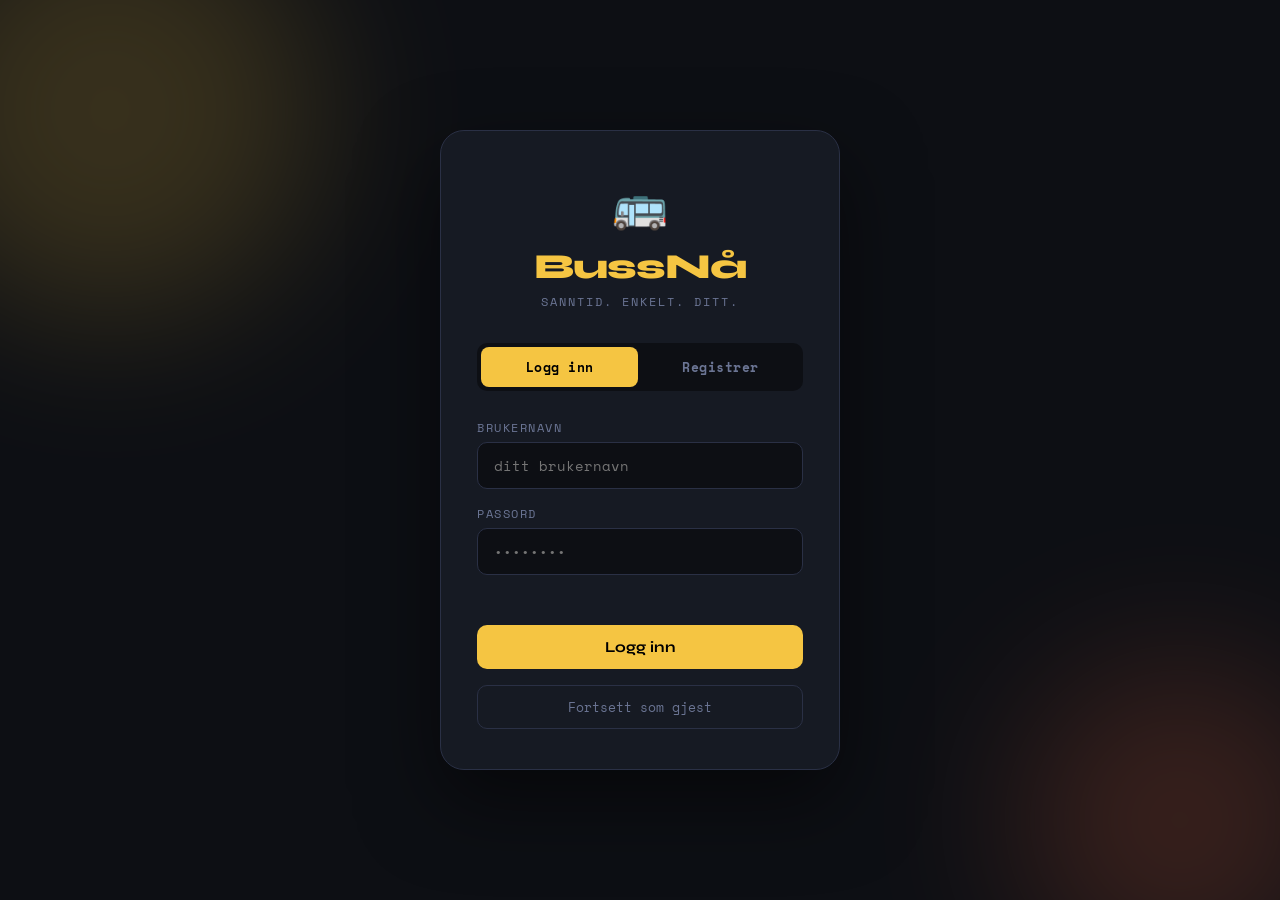
<file: index.html>
<!DOCTYPE html>
<html lang="en">
<head>
    <meta charset="UTF-8">
    <meta name="viewport" content="width=device-width, initial-scale=1.0">
    <title>Document</title>
    <link rel="stylesheet" href="m.css">
    <link href="https://fonts.googleapis.com/css2?family=Space+Mono:wght@400;700&family=Syne:wght@400;700;800&display=swap" rel="stylesheet">
</head>
<body>
    <div id="app">

        <!-- AUTH SCREEN -->
        <div id="authScreen" class="screen active">
            <div class="auth-bg">
                <div class="auth-blob b1"></div>
                <div class="auth-blob b2"></div>
            </div>
            <div class="auth-card">
                <div class="logo">
                    <span class="logo-icon">🚌</span>
                    <h1>BussNå</h1>
                    <p class="tagline">Sanntid. Enkelt. Ditt.</p>
                </div>

                <div class="tab-switch">
                    <button class="tab-btn active" onclick="showTab('login')">Logg inn</button>
                    <button class="tab-btn" onclick="showTab('register')">Registrer</button>
                </div>

                <!-- LOGIN -->
                <div id="loginTab" class="form-section active">
                    <div class="input-group">
                        <label>Brukernavn</label>
                        <input type="text" id="loginUser" placeholder="ditt brukernavn">
                    </div>
                    <div class="input-group">
                        <label>Passord</label>
                        <input type="password" id="loginPass" placeholder="••••••••">
                    </div>
                    <div id="loginError" class="error-msg"></div>
                    <button class="btn-primary" onclick="login()">Logg inn</button>
                    <button class="btn-ghost" onclick="guestLogin()">Fortsett som gjest</button>
                </div>

                <!-- REGISTER -->
                <div id="registerTab" class="form-section">
                    <div class="input-group">
                        <label>Brukernavn</label>
                        <input type="text" id="regUser" placeholder="velg brukernavn">
                    </div>
                    <div class="input-group">
                        <label>E-post</label>
                        <input type="email" id="regEmail" placeholder="din@epost.no">
                    </div>
                    <div class="input-group">
                        <label>Passord</label>
                        <input type="password" id="regPass" placeholder="••••••••">
                    </div>
                    <div id="regError" class="error-msg"></div>
                    <div id="regSuccess" class="success-msg"></div>
                    <button class="btn-primary" onclick="register()">Opprett konto</button>
                </div>
            </div>
        </div>

        <!-- MAIN APP -->
        <div id="mainScreen" class="screen">
            <!-- TOP BAR -->
            <header>
                <div class="header-left">
                    <span class="logo-sm">🚌 BussNå</span>
                </div>
                <div class="header-right">
                    <span id="headerUser" class="user-badge"></span>
                    <button class="icon-btn" onclick="logout()" title="Logg ut">✕</button>
                </div>
            </header>

            <!-- SEARCH -->
            <div class="search-section">
                <div class="search-bar">
                    <span class="search-icon">🔍</span>
                    <input type="text" id="stopSearch" placeholder="Søk etter holdeplass..." oninput="filterStops()" autocomplete="off">
                </div>
            </div>

            <!-- FAVORITES -->
            <section class="section" id="favSection">
                <h2 class="section-title">⭐ Mine favoritter</h2>
                <div id="favList" class="stop-list"></div>
                <p id="favEmpty" class="empty-hint">Ingen favoritter ennå — legg til en holdeplass!</p>
            </section>

            <!-- ALL STOPS -->
            <section class="section">
                <h2 class="section-title">🗺 Alle holdeplasser</h2>
                <div id="stopList" class="stop-list"></div>
            </section>

            <!-- ADD STOP -->
            <section class="section admin-section">
                <h2 class="section-title">➕ Legg til holdeplass</h2>
                <div class="add-form">
                    <input type="text" id="newStopName" placeholder="Navn på holdeplass">
                    <div class="coord-row">
                        <input type="number" id="newStopLat" placeholder="Breddegrad" step="0.000001">
                        <input type="number" id="newStopLng" placeholder="Lengdegrad" step="0.000001">
                    </div>
                    <button class="btn-primary" onclick="addStop()">Legg til</button>
                </div>
            </section>

            <!-- ADD BUS -->
            <section class="section admin-section">
                <h2 class="section-title">🚌 Legg til buss</h2>
                <div class="add-form">
                    <input type="text" id="newBusLine" placeholder="Linjenummer (f.eks. 3)">
                    <input type="text" id="newBusDriver" placeholder="Sjåfør navn">
                    <button class="btn-primary" onclick="addBus()">Legg til</button>
                </div>
            </section>
        </div>

        <!-- DEPARTURE MODAL -->
        <div id="modal" class="modal-overlay" onclick="closeModal(event)">
            <div class="modal-card">
                <div class="modal-header">
                    <div>
                        <h2 id="modalStopName"></h2>
                        <p class="modal-sub" id="modalCoords"></p>
                    </div>
                    <button class="icon-btn" onclick="closeModalDirect()">✕</button>
                </div>

                <div class="live-badge">
                    <span class="pulse-dot"></span> SANNTID
                </div>

                <div id="departures" class="departure-list"></div>
                <p id="depEmpty" class="empty-hint" style="display:none">Ingen avganger registrert.</p>

                <div class="modal-actions">
                    <button id="favBtn" class="btn-outline" onclick="toggleFavorite()"></button>
                </div>

                <div class="add-departure-section">
                    <h3>+ Legg til avgang</h3>
                    <div class="dep-form">
                        <select id="depBusSelect">
                            <option value="">Velg buss...</option>
                        </select>
                        <input type="number" id="depMinutes" placeholder="Minutter til ankomst" min="0">
                        <button class="btn-primary sm" onclick="addDeparture()">Legg til</button>
                    </div>
                </div>
            </div>
        </div>

    </div>
    <script src="java.js"></script>
</body>
</html>
</file>
<file: m.css>
/* ── BussNå – m.css ─────────────────────────────── */
@import url('https://fonts.googleapis.com/css2?family=Space+Mono:wght@400;700&family=Syne:wght@400;700;800&display=swap');

:root {
    --bg:        #0d0f14;
    --surface:   #161a23;
    --surface2:  #1e2330;
    --border:    #2a3045;
    --accent:    #f5c542;
    --accent2:   #ff7043;
    --text:      #e8ecf4;
    --muted:     #6b7594;
    --green:     #4cde8f;
    --red:       #ff5f6d;
    --radius:    14px;
    --font-head: 'Syne', sans-serif;
    --font-mono: 'Space Mono', monospace;
}

* { box-sizing: border-box; margin: 0; padding: 0; }

body {
    background: var(--bg);
    color: var(--text);
    font-family: var(--font-mono);
    min-height: 100vh;
    overflow-x: hidden;
}

/* ── SCREENS ─────────────────────────────────────── */
.screen { display: none; }
.screen.active { display: block; }

/* ── AUTH ────────────────────────────────────────── */
#authScreen {
    min-height: 100vh;
    display: flex;
    align-items: center;
    justify-content: center;
    position: relative;
    overflow: hidden;
}

.auth-bg {
    position: absolute; inset: 0; pointer-events: none;
}
.auth-blob {
    position: absolute;
    border-radius: 50%;
    filter: blur(80px);
    opacity: 0.18;
}
.b1 {
    width: 420px; height: 420px;
    background: var(--accent);
    top: -100px; left: -100px;
    animation: drift 8s ease-in-out infinite alternate;
}
.b2 {
    width: 320px; height: 320px;
    background: var(--accent2);
    bottom: -80px; right: -60px;
    animation: drift 10s ease-in-out infinite alternate-reverse;
}
@keyframes drift {
    from { transform: translate(0,0); }
    to   { transform: translate(40px, 30px); }
}

.auth-card {
    position: relative; z-index: 1;
    background: var(--surface);
    border: 1px solid var(--border);
    border-radius: 24px;
    padding: 40px 36px;
    width: 100%; max-width: 400px;
    box-shadow: 0 32px 80px rgba(0,0,0,0.5);
    animation: slideUp 0.5s cubic-bezier(0.34,1.56,0.64,1) both;
}
@keyframes slideUp {
    from { opacity:0; transform: translateY(40px); }
    to   { opacity:1; transform: translateY(0); }
}

.logo {
    text-align: center;
    margin-bottom: 32px;
}
.logo-icon { font-size: 2.8rem; display: block; margin-bottom: 8px; }
.logo h1 {
    font-family: var(--font-head);
    font-size: 2.2rem;
    font-weight: 800;
    color: var(--accent);
    letter-spacing: -1px;
}
.tagline {
    color: var(--muted);
    font-size: 0.78rem;
    letter-spacing: 2px;
    text-transform: uppercase;
    margin-top: 4px;
}

.tab-switch {
    display: flex;
    background: var(--bg);
    border-radius: 10px;
    padding: 4px;
    margin-bottom: 28px;
    gap: 4px;
}
.tab-btn {
    flex: 1;
    padding: 10px;
    border: none;
    background: transparent;
    color: var(--muted);
    font-family: var(--font-mono);
    font-size: 0.82rem;
    border-radius: 8px;
    cursor: pointer;
    transition: all 0.2s;
    font-weight: 700;
    letter-spacing: 0.5px;
}
.tab-btn.active {
    background: var(--accent);
    color: #000;
}

.form-section { display: none; }
.form-section.active { display: flex; flex-direction: column; gap: 16px; }

.input-group { display: flex; flex-direction: column; gap: 6px; }
.input-group label {
    font-size: 0.72rem;
    text-transform: uppercase;
    letter-spacing: 1.5px;
    color: var(--muted);
}
.input-group input,
.add-form input,
.dep-form input,
.dep-form select {
    background: var(--bg);
    border: 1px solid var(--border);
    border-radius: 10px;
    color: var(--text);
    font-family: var(--font-mono);
    font-size: 0.88rem;
    padding: 12px 16px;
    outline: none;
    transition: border-color 0.2s;
    width: 100%;
}
.input-group input:focus,
.add-form input:focus,
.dep-form input:focus,
.dep-form select:focus {
    border-color: var(--accent);
}

/* ── BUTTONS ─────────────────────────────────────── */
.btn-primary {
    background: var(--accent);
    color: #000;
    border: none;
    border-radius: 10px;
    padding: 13px 20px;
    font-family: var(--font-head);
    font-weight: 700;
    font-size: 0.95rem;
    cursor: pointer;
    transition: transform 0.15s, box-shadow 0.2s;
    width: 100%;
}
.btn-primary:hover {
    transform: translateY(-2px);
    box-shadow: 0 8px 24px rgba(245,197,66,0.3);
}
.btn-primary.sm { width: auto; padding: 10px 18px; font-size: 0.85rem; }

.btn-ghost {
    background: transparent;
    border: 1px solid var(--border);
    border-radius: 10px;
    color: var(--muted);
    padding: 11px 20px;
    font-family: var(--font-mono);
    font-size: 0.82rem;
    cursor: pointer;
    width: 100%;
    transition: border-color 0.2s, color 0.2s;
}
.btn-ghost:hover { border-color: var(--accent); color: var(--accent); }

.btn-outline {
    background: transparent;
    border: 1px solid var(--border);
    border-radius: 10px;
    color: var(--text);
    padding: 10px 20px;
    font-family: var(--font-mono);
    font-size: 0.82rem;
    cursor: pointer;
    transition: all 0.2s;
    width: 100%;
}
.btn-outline:hover { border-color: var(--accent); color: var(--accent); }
.btn-outline.is-fav { border-color: var(--accent); color: var(--accent); background: rgba(245,197,66,0.08); }

.icon-btn {
    background: transparent;
    border: none;
    color: var(--muted);
    font-size: 1rem;
    cursor: pointer;
    padding: 6px 10px;
    border-radius: 8px;
    transition: color 0.2s, background 0.2s;
}
.icon-btn:hover { color: var(--text); background: var(--surface2); }

/* ── HEADER ──────────────────────────────────────── */
header {
    display: flex;
    align-items: center;
    justify-content: space-between;
    padding: 18px 20px 14px;
    border-bottom: 1px solid var(--border);
    position: sticky; top: 0; z-index: 10;
    background: rgba(13,15,20,0.92);
    backdrop-filter: blur(12px);
}
.logo-sm {
    font-family: var(--font-head);
    font-weight: 800;
    font-size: 1.2rem;
    color: var(--accent);
}
.header-right { display: flex; align-items: center; gap: 10px; }
.user-badge {
    background: var(--surface2);
    border: 1px solid var(--border);
    border-radius: 20px;
    padding: 5px 14px;
    font-size: 0.78rem;
    color: var(--muted);
}

/* ── SEARCH ──────────────────────────────────────── */
.search-section { padding: 20px 20px 0; }
.search-bar {
    display: flex;
    align-items: center;
    background: var(--surface);
    border: 1px solid var(--border);
    border-radius: var(--radius);
    padding: 12px 16px;
    gap: 12px;
    transition: border-color 0.2s;
}
.search-bar:focus-within { border-color: var(--accent); }
.search-icon { font-size: 1.1rem; }
.search-bar input {
    background: transparent;
    border: none;
    color: var(--text);
    font-family: var(--font-mono);
    font-size: 0.9rem;
    outline: none;
    flex: 1;
    width: 100%;
}
.search-bar input::placeholder { color: var(--muted); }

/* ── SECTIONS ────────────────────────────────────── */
.section {
    padding: 24px 20px;
    border-bottom: 1px solid var(--border);
}
.section-title {
    font-family: var(--font-head);
    font-size: 0.82rem;
    font-weight: 700;
    text-transform: uppercase;
    letter-spacing: 2px;
    color: var(--muted);
    margin-bottom: 14px;
}

/* ── STOP CARDS ──────────────────────────────────── */
.stop-list { display: flex; flex-direction: column; gap: 10px; }

.stop-card {
    background: var(--surface);
    border: 1px solid var(--border);
    border-radius: var(--radius);
    padding: 16px 18px;
    display: flex;
    align-items: center;
    gap: 14px;
    cursor: pointer;
    transition: border-color 0.2s, transform 0.15s, background 0.2s;
    animation: fadeIn 0.3s ease both;
}
@keyframes fadeIn {
    from { opacity: 0; transform: translateY(6px); }
    to   { opacity: 1; transform: translateY(0); }
}
.stop-card:hover {
    border-color: var(--accent);
    background: var(--surface2);
    transform: translateX(4px);
}
.stop-icon {
    font-size: 1.5rem;
    width: 44px; height: 44px;
    background: var(--surface2);
    border-radius: 12px;
    display: flex; align-items: center; justify-content: center;
    flex-shrink: 0;
}
.stop-info { flex: 1; min-width: 0; }
.stop-name {
    font-family: var(--font-head);
    font-weight: 700;
    font-size: 1rem;
    color: var(--text);
    white-space: nowrap; overflow: hidden; text-overflow: ellipsis;
}
.stop-coords {
    font-size: 0.72rem;
    color: var(--muted);
    margin-top: 2px;
}
.stop-arrow { color: var(--muted); font-size: 1.2rem; }

/* ── ADD FORMS ───────────────────────────────────── */
.admin-section { background: var(--surface); }
.add-form {
    display: flex;
    flex-direction: column;
    gap: 10px;
}
.coord-row { display: flex; gap: 10px; }
.coord-row input { flex: 1; }

/* ── MODAL ───────────────────────────────────────── */
.modal-overlay {
    display: none;
    position: fixed; inset: 0; z-index: 100;
    background: rgba(0,0,0,0.7);
    backdrop-filter: blur(6px);
    align-items: flex-end;
    justify-content: center;
    padding-bottom: env(safe-area-inset-bottom);
}
.modal-overlay.open { display: flex; }

.modal-card {
    background: var(--surface);
    border: 1px solid var(--border);
    border-radius: 24px 24px 0 0;
    width: 100%; max-width: 520px;
    padding: 28px 24px 32px;
    max-height: 90vh;
    overflow-y: auto;
    animation: slideModal 0.35s cubic-bezier(0.34,1.3,0.64,1) both;
}
@keyframes slideModal {
    from { transform: translateY(100%); }
    to   { transform: translateY(0); }
}

.modal-header {
    display: flex; align-items: flex-start; justify-content: space-between;
    margin-bottom: 16px;
}
.modal-header h2 {
    font-family: var(--font-head);
    font-size: 1.5rem;
    font-weight: 800;
    color: var(--text);
}
.modal-sub { font-size: 0.75rem; color: var(--muted); margin-top: 4px; }

.live-badge {
    display: inline-flex;
    align-items: center;
    gap: 8px;
    background: rgba(76,222,143,0.1);
    border: 1px solid rgba(76,222,143,0.3);
    border-radius: 20px;
    padding: 5px 14px;
    font-size: 0.72rem;
    font-weight: 700;
    letter-spacing: 2px;
    color: var(--green);
    margin-bottom: 20px;
}
.pulse-dot {
    width: 8px; height: 8px;
    border-radius: 50%;
    background: var(--green);
    animation: pulse 1.5s ease-in-out infinite;
}
@keyframes pulse {
    0%,100% { opacity: 1; transform: scale(1); }
    50%      { opacity: 0.4; transform: scale(1.5); }
}

/* ── DEPARTURE LIST ──────────────────────────────── */
.departure-list { display: flex; flex-direction: column; gap: 10px; margin-bottom: 20px; }

.dep-item {
    display: flex;
    align-items: center;
    gap: 14px;
    background: var(--surface2);
    border: 1px solid var(--border);
    border-radius: 12px;
    padding: 14px 16px;
    animation: fadeIn 0.3s ease both;
}
.dep-line {
    background: var(--accent);
    color: #000;
    font-family: var(--font-head);
    font-weight: 800;
    font-size: 1rem;
    width: 44px; height: 44px;
    border-radius: 12px;
    display: flex; align-items: center; justify-content: center;
    flex-shrink: 0;
}
.dep-info { flex: 1; }
.dep-driver { font-size: 0.75rem; color: var(--muted); margin-top: 2px; }

.dep-time {
    font-family: var(--font-head);
    font-weight: 800;
    font-size: 1.1rem;
    text-align: right;
}
.dep-time.now  { color: var(--green); }
.dep-time.soon { color: var(--accent); }
.dep-time.later{ color: var(--muted); }
.dep-mins { font-size: 0.7rem; color: var(--muted); font-weight: 400; }

/* ── ADD DEPARTURE ───────────────────────────────── */
.add-departure-section {
    border-top: 1px solid var(--border);
    padding-top: 20px;
    margin-top: 8px;
}
.add-departure-section h3 {
    font-family: var(--font-head);
    font-size: 0.82rem;
    font-weight: 700;
    letter-spacing: 1.5px;
    color: var(--muted);
    margin-bottom: 12px;
    text-transform: uppercase;
}
.dep-form { display: flex; gap: 8px; flex-wrap: wrap; }
.dep-form select, .dep-form input {
    flex: 1; min-width: 120px;
}
.dep-form select {
    background: var(--bg);
    border: 1px solid var(--border);
    color: var(--text);
    border-radius: 10px;
    font-family: var(--font-mono);
    font-size: 0.85rem;
    padding: 10px 12px;
}

.modal-actions { margin-bottom: 16px; }

/* ── MISC ────────────────────────────────────────── */
.empty-hint {
    color: var(--muted);
    font-size: 0.82rem;
    text-align: center;
    padding: 12px 0;
    letter-spacing: 0.5px;
}
.error-msg  { color: var(--red);   font-size: 0.8rem; min-height: 18px; }
.success-msg{ color: var(--green); font-size: 0.8rem; min-height: 18px; }

/* ── SCROLLBAR ───────────────────────────────────── */
::-webkit-scrollbar { width: 6px; }
::-webkit-scrollbar-track { background: transparent; }
::-webkit-scrollbar-thumb { background: var(--border); border-radius: 3px; }

/* ── RESPONSIVE ──────────────────────────────────── */
@media (max-width: 400px) {
    .auth-card { padding: 28px 20px; margin: 16px; }
    .modal-card { padding: 22px 16px 28px; }
}
</file>
